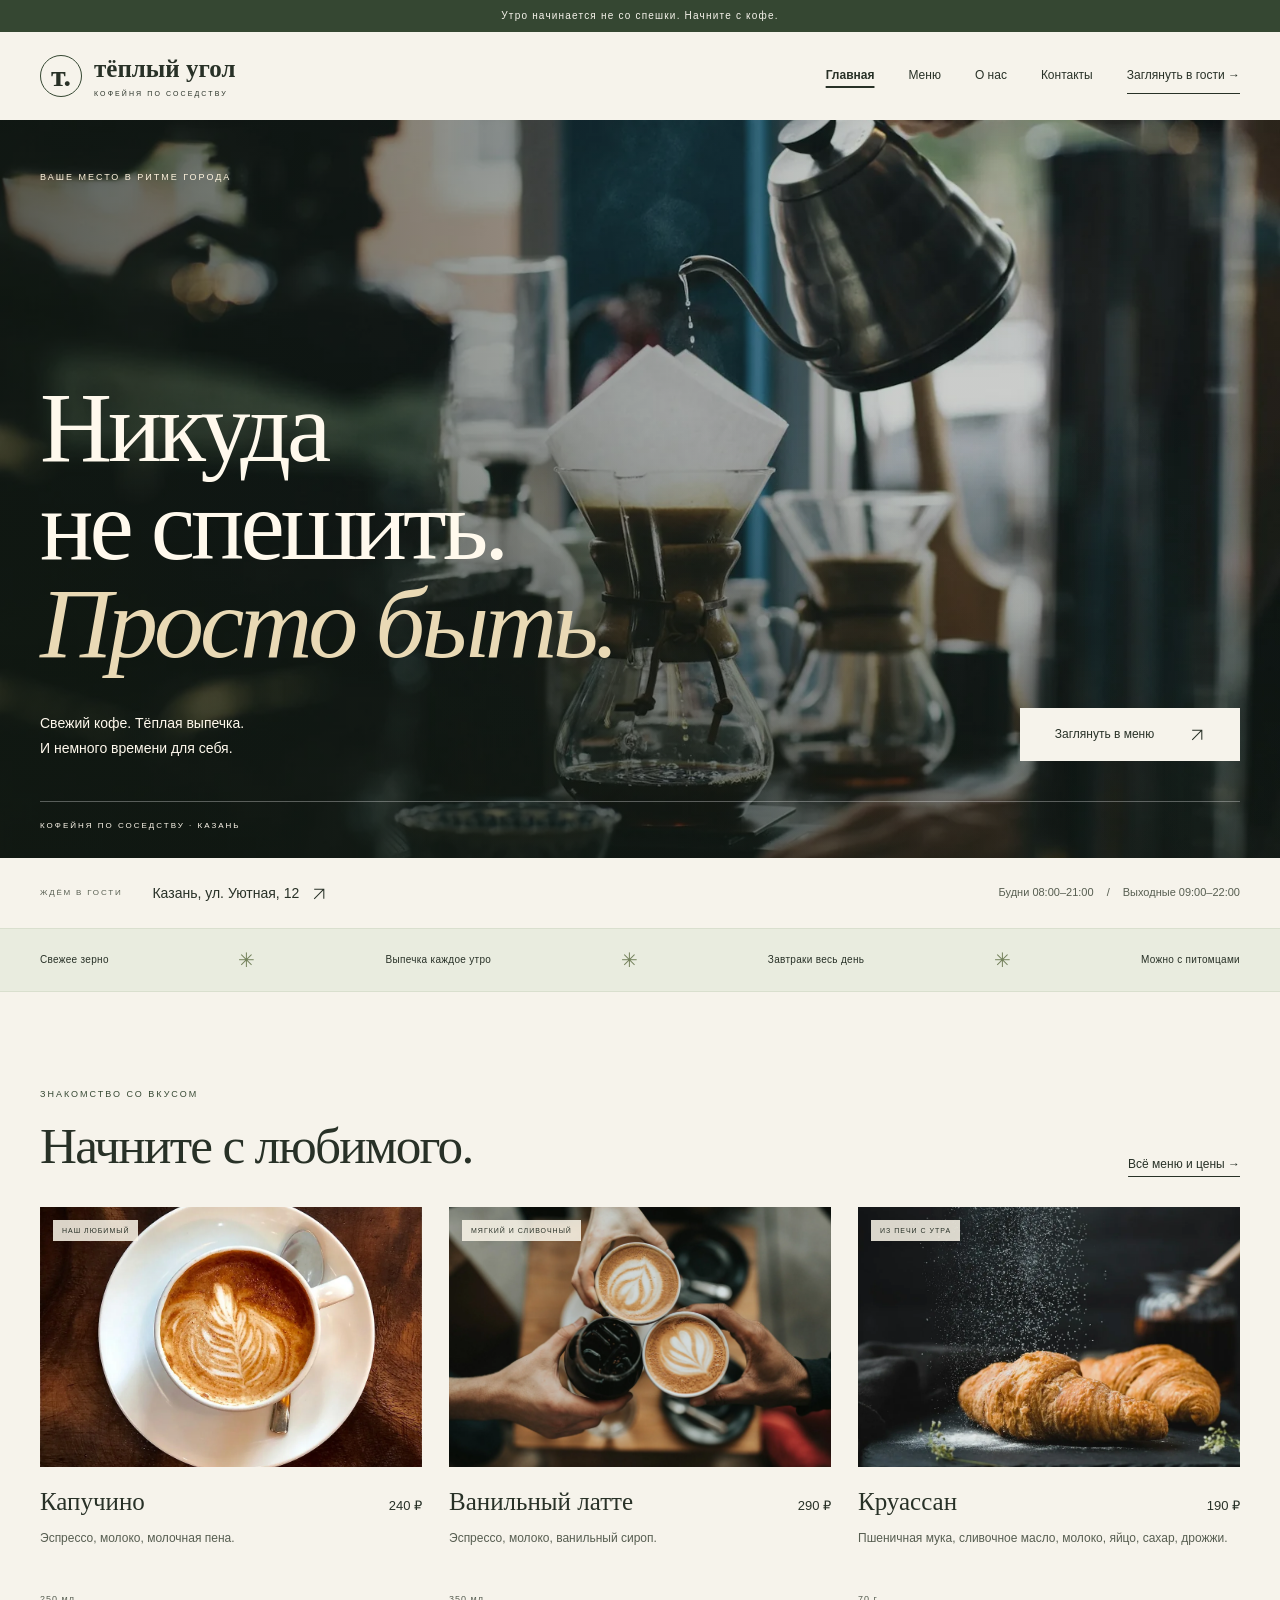
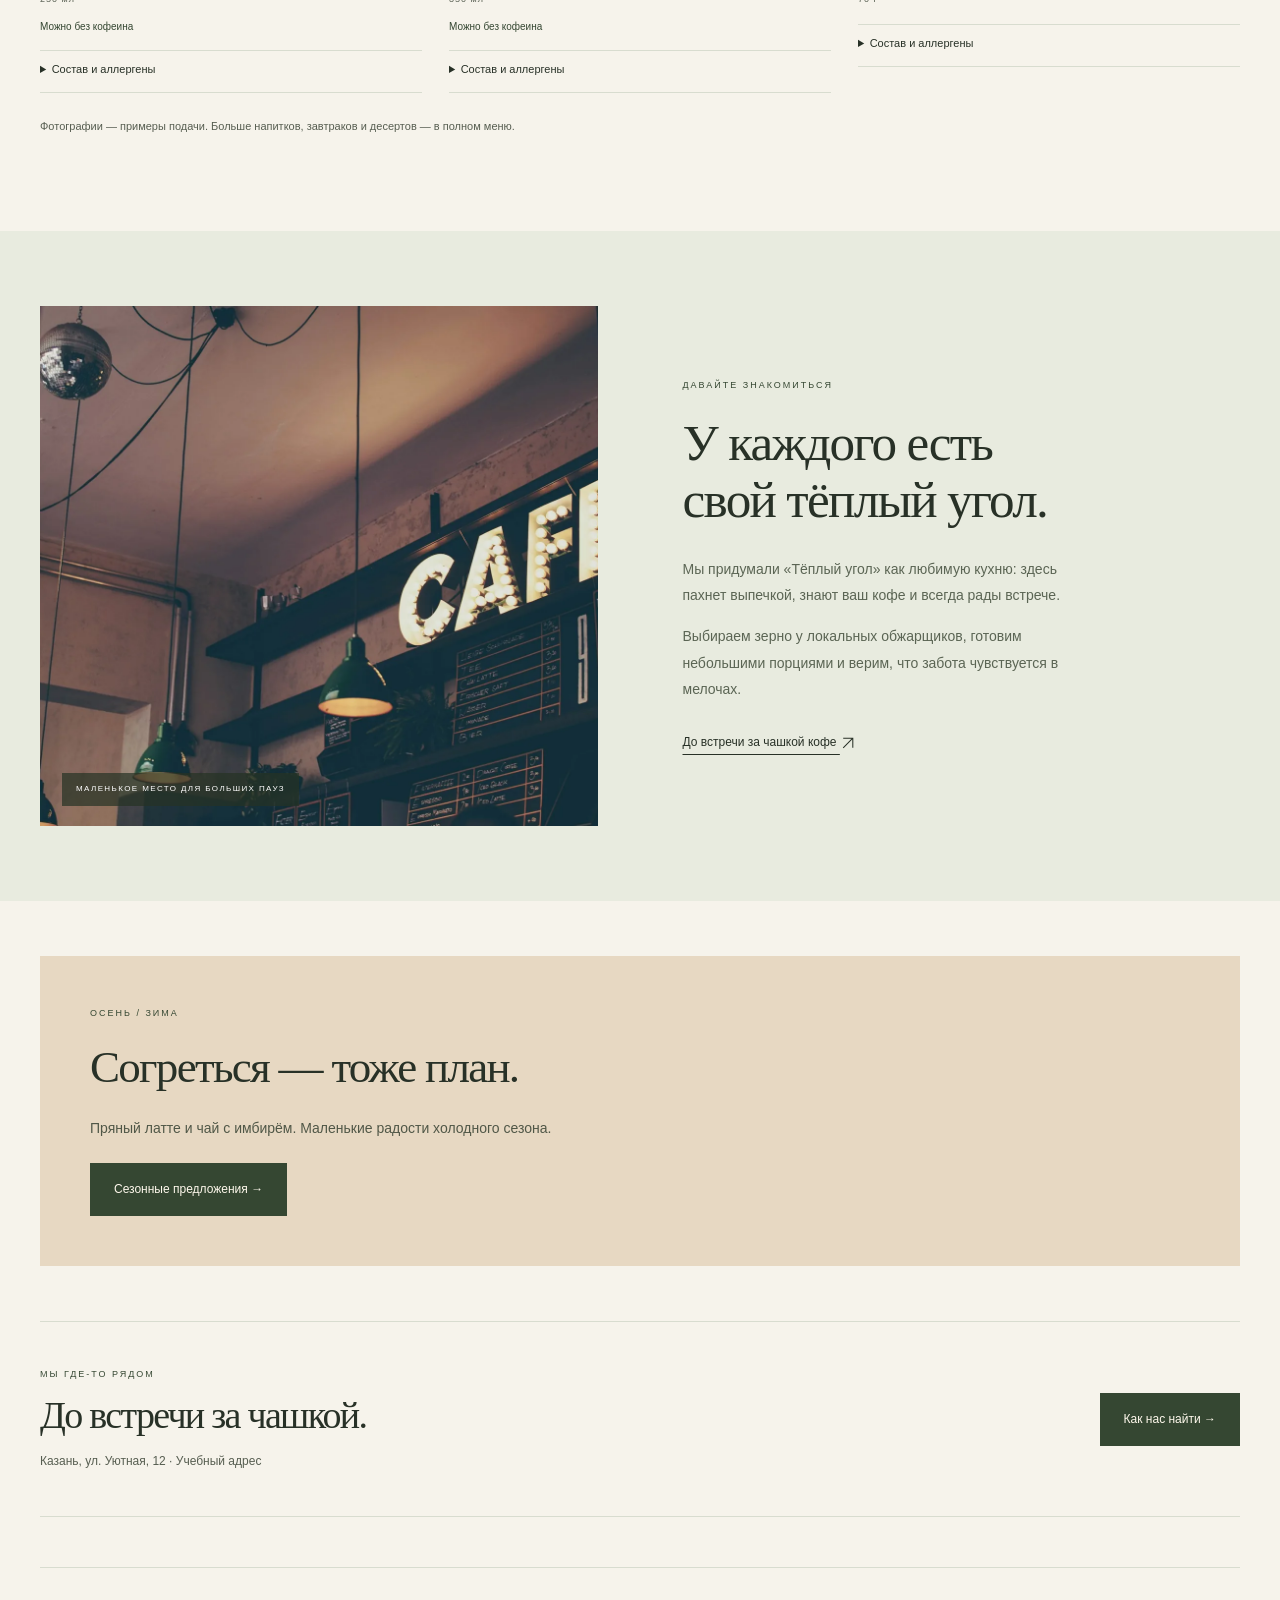
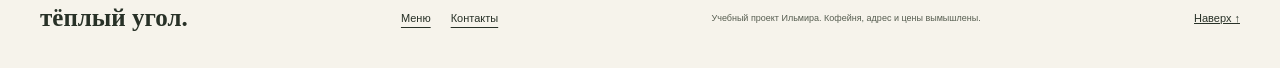
<file: index.html>
<!doctype html>
<html lang="ru">
<head>
  <meta charset="UTF-8">
  <meta name="viewport" content="width=device-width, initial-scale=1">
  <meta name="description" content="Тёплый угол — учебный сайт уютной кофейни в Казани. Кофе, свежая выпечка и завтраки весь день.">
  <meta name="theme-color" content="#f6f1e7">
  <title>Тёплый угол — кофе и маленькие радости</title>
  <link rel="icon" href="assets/favicon.svg" type="image/svg+xml">
  <link rel="canonical" href="https://azatqwerty001-bit.github.io/ilmir/">
  <meta property="og:type" content="website">
  <meta property="og:locale" content="ru_RU">
  <meta property="og:title" content="Тёплый угол — кофе и маленькие радости">
  <meta property="og:description" content="Тёплый угол — учебный сайт уютной кофейни в Казани. Кофе, свежая выпечка и завтраки весь день.">
  <meta property="og:url" content="https://azatqwerty001-bit.github.io/ilmir/">
  <meta property="og:image" content="https://azatqwerty001-bit.github.io/ilmir/assets/coffee-shop.webp">
  <link rel="stylesheet" href="style.css">
  <script src="script.js" defer></script>
  <script src="menu-render.js" defer></script>
</head>
<body id="top">
  <a class="skip-link" href="#home">Перейти к содержимому</a>
  <div class="announcement">Утро начинается не со спешки. Начните с кофе.</div>
  <header class="header container">
    <a class="logo" href="index.html" aria-label="Тёплый угол — на главную"><span class="logo-mark" aria-hidden="true">т.</span><span>тёплый угол<small>КОФЕЙНЯ ПО СОСЕДСТВУ</small></span></a>
    <button class="menu-toggle" type="button" aria-expanded="false" aria-controls="navigation">Меню ☰</button>
    <nav id="navigation" aria-label="Основная навигация"><a href="index.html" aria-current="page">Главная</a><a href="menu.html">Меню</a><a href="index.html#about">О нас</a><a href="contacts.html">Контакты</a><a class="nav-cta" href="contacts.html">Заглянуть в гости <span aria-hidden="true">→</span></a></nav>
  </header>
  <main id="home">
    <section class="hero" aria-labelledby="hero-title">
      <img class="hero-photo" src="assets/coffee-shop.webp" alt="Приготовление фильтр-кофе: бариста льёт воду из чайника" width="1600" height="1067" fetchpriority="high">
      <div class="hero-shade"></div>
      <div class="hero-content container"><p class="eyebrow">ВАШЕ МЕСТО В РИТМЕ ГОРОДА</p><h1 id="hero-title">Никуда<br>не спешить.<br><em>Просто быть.</em></h1><div class="hero-bottom"><p>Свежий кофе. Тёплая выпечка.<br>И немного времени для себя.</p><a class="button" href="menu.html">Заглянуть в меню <span aria-hidden="true"><svg class="link-arrow" viewBox="0 0 20 20" width="16" height="16" fill="none" stroke="currentColor" stroke-width="1.3" aria-hidden="true"><path d="M4 16 16 4M4 4h12v12"/></svg></span></a></div><span class="hero-caption">КОФЕЙНЯ ПО СОСЕДСТВУ · КАЗАНЬ</span></div>
    </section>
    <div class="quick-visit container"><span class="quick-label">ЖДЁМ В ГОСТИ</span><a href="contacts.html">Казань, ул. Уютная, 12 <span aria-hidden="true"><svg class="link-arrow" viewBox="0 0 20 20" width="16" height="16" fill="none" stroke="currentColor" stroke-width="1.3" aria-hidden="true"><path d="M4 16 16 4M4 4h12v12"/></svg></span></a><p>Будни 08:00–21:00 <span> / </span> Выходные 09:00–22:00</p></div>
    <div class="values"><div class="container"><span>Свежее зерно</span><span aria-hidden="true">✳</span><span>Выпечка каждое утро</span><span aria-hidden="true">✳</span><span>Завтраки весь день</span><span aria-hidden="true">✳</span><span>Можно с питомцами</span></div></div>
    <section class="section container" aria-labelledby="favorites-title"><div class="section-heading"><div><p class="eyebrow">ЗНАКОМСТВО СО ВКУСОМ</p><h2 id="favorites-title">Начните с любимого.</h2></div><a class="text-link" href="menu.html">Всё меню и цены →</a></div><div class="menu-grid">
        <article class="menu-card" data-category="coffee"><div class="item-art"><img src="assets/cappuccino.webp" alt="Капучино: фотография для примера подачи" loading="lazy" width="1000" height="915"><small>НАШ ЛЮБИМЫЙ</small></div><div class="item-copy"><div><h3>Капучино</h3><span class="price">240 ₽</span></div><p>Эспрессо, молоко, молочная пена.</p><span class="portion">250 мл</span><span class="diet-tag">Можно без кофеина</span><details class="ingredients"><summary>Состав и аллергены</summary><p><strong>Состав:</strong> Эспрессо, молоко, молочная пена.</p><p><strong>Аллергены:</strong> Молоко.</p></details></div></article>
        <article class="menu-card" data-category="coffee"><div class="item-art"><img src="assets/latte.webp" alt="Ванильный латте: фотография для примера подачи" loading="lazy" width="1600" height="1067"><small>МЯГКИЙ И СЛИВОЧНЫЙ</small></div><div class="item-copy"><div><h3>Ванильный латте</h3><span class="price">290 ₽</span></div><p>Эспрессо, молоко, ванильный сироп.</p><span class="portion">350 мл</span><span class="diet-tag">Можно без кофеина</span><details class="ingredients"><summary>Состав и аллергены</summary><p><strong>Состав:</strong> Эспрессо, молоко, ванильный сироп.</p><p><strong>Аллергены:</strong> Молоко.</p></details></div></article>
        <article class="menu-card" data-category="food"><div class="item-art"><img src="assets/croissant.webp" alt="Круассан: фотография для примера подачи" loading="lazy" width="1000" height="800"><small>ИЗ ПЕЧИ С УТРА</small></div><div class="item-copy"><div><h3>Круассан</h3><span class="price">190 ₽</span></div><p>Пшеничная мука, сливочное масло, молоко, яйцо, сахар, дрожжи.</p><span class="portion">70 г</span><details class="ingredients"><summary>Состав и аллергены</summary><p><strong>Состав:</strong> Пшеничная мука, сливочное масло, молоко, яйцо, сахар, дрожжи.</p><p><strong>Аллергены:</strong> Глютен, молоко, яйцо.</p></details></div></article>
</div><p class="menu-note">Фотографии — примеры подачи. Больше напитков, завтраков и десертов — в полном меню.</p></section>
    <section id="about" class="about section" aria-labelledby="about-title"><div class="container about-grid"><figure class="about-photo"><img src="assets/cafe-interior.webp" alt="Интерьер кофейни с подвесными светильниками и вывеской кафе" width="1600" height="1058" loading="lazy"><figcaption>МАЛЕНЬКОЕ МЕСТО ДЛЯ БОЛЬШИХ ПАУЗ</figcaption></figure><div class="about-copy"><p class="eyebrow">ДАВАЙТЕ ЗНАКОМИТЬСЯ</p><h2 id="about-title">У каждого есть<br>свой тёплый угол.</h2><p>Мы придумали «Тёплый угол» как любимую кухню: здесь пахнет выпечкой, знают ваш кофе и всегда рады встрече.</p><p>Выбираем зерно у локальных обжарщиков, готовим небольшими порциями и верим, что забота чувствуется в мелочах.</p><a class="text-link" href="contacts.html">До встречи за чашкой кофе <span class="arrow" aria-hidden="true"><svg class="link-arrow" viewBox="0 0 20 20" width="16" height="16" fill="none" stroke="currentColor" stroke-width="1.3" aria-hidden="true"><path d="M4 16 16 4M4 4h12v12"/></svg></span></a></div></div></section>
    <section class="container home-season"><p class="eyebrow">СЕЗОН МАЛЕНЬКИХ РАДОСТЕЙ</p><h2>За окном прохладно.<br>В чашке — уют.</h2><p>Пряный латте с корицей и согревающий чай с имбирём уже в нашем учебном меню.</p><a class="button" href="menu.html#seasonal-offers">Сезонные предложения →</a></section>
    <aside class="container page-callout"><div><p class="eyebrow">МЫ ГДЕ-ТО РЯДОМ</p><h2>До встречи за чашкой.</h2><p>Казань, ул. Уютная, 12 · Учебный адрес</p></div><a class="button" href="contacts.html">Как нас найти →</a></aside>
  </main>
  <footer class="container footer"><a class="footer-logo" href="index.html">тёплый угол.</a><div class="footer-nav"><a href="menu.html">Меню</a><a href="contacts.html">Контакты</a></div><p>Учебный проект Ильмира. Кофейня, адрес и цены вымышлены.</p><a href="#top">Наверх ↑</a></footer>
</body>
</html>
</file>
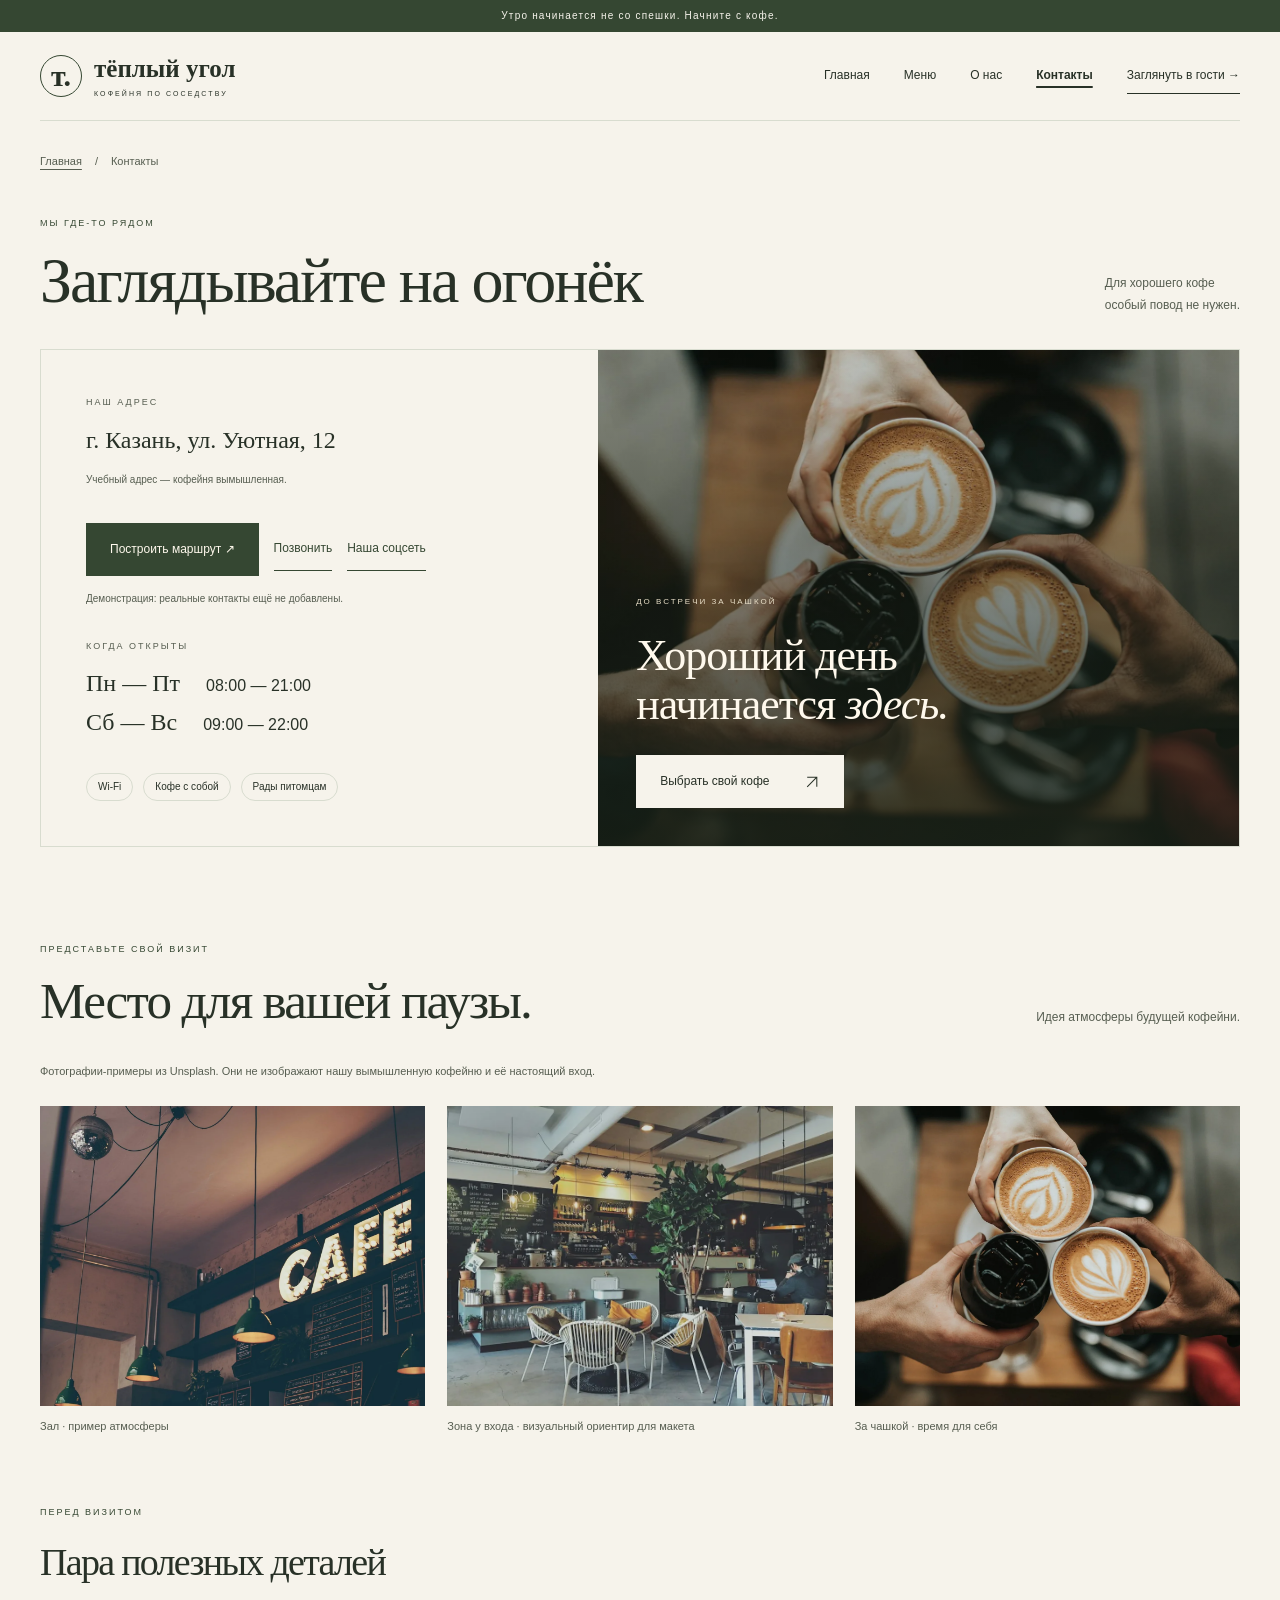
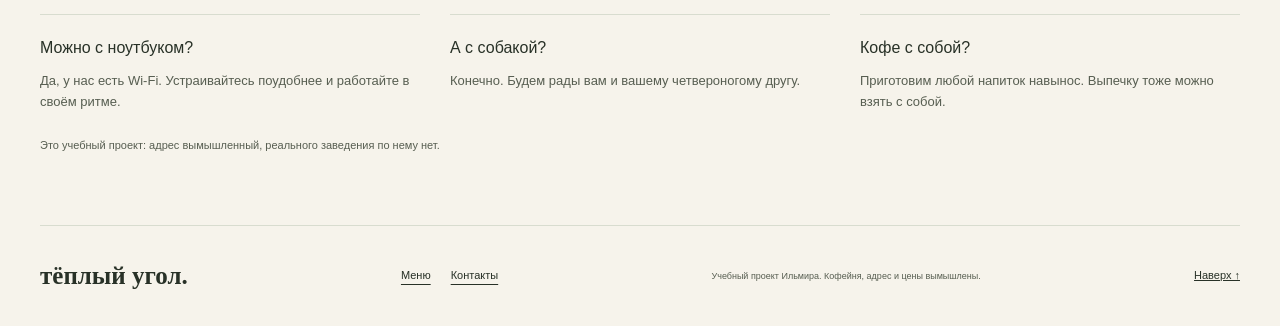
<file: contacts.html>
<!doctype html>
<html lang="ru">
<head>
  <meta charset="UTF-8">
  <meta name="viewport" content="width=device-width, initial-scale=1">
  <meta name="description" content="Контакты учебной кофейни Тёплый угол: вымышленный адрес в Казани, часы работы и информация для гостей.">
  <meta name="theme-color" content="#f6f1e7">
  <title>Адрес и часы работы — Тёплый угол</title>
  <link rel="icon" href="assets/favicon.svg" type="image/svg+xml">
  <link rel="canonical" href="https://azatqwerty001-bit.github.io/ilmir/contacts.html">
  <meta property="og:type" content="website">
  <meta property="og:locale" content="ru_RU">
  <meta property="og:title" content="Адрес и часы работы — Тёплый угол">
  <meta property="og:description" content="Контакты учебной кофейни Тёплый угол: вымышленный адрес в Казани, часы работы и информация для гостей.">
  <meta property="og:url" content="https://azatqwerty001-bit.github.io/ilmir/contacts.html">
  <meta property="og:image" content="https://azatqwerty001-bit.github.io/ilmir/assets/coffee-shop.webp">
  <link rel="stylesheet" href="style.css">
  <script src="script.js" defer></script>
</head>
<body id="top">
  <a class="skip-link" href="#home">Перейти к содержимому</a>
  <div class="announcement">Утро начинается не со спешки. Начните с кофе.</div>
  <header class="header container">
    <a class="logo" href="index.html" aria-label="Тёплый угол — на главную"><span class="logo-mark" aria-hidden="true">т.</span><span>тёплый угол<small>КОФЕЙНЯ ПО СОСЕДСТВУ</small></span></a>
    <button class="menu-toggle" type="button" aria-expanded="false" aria-controls="navigation">Меню ☰</button>
    <nav id="navigation" aria-label="Основная навигация"><a href="index.html">Главная</a><a href="menu.html">Меню</a><a href="index.html#about">О нас</a><a href="contacts.html" aria-current="page">Контакты</a><a class="nav-cta" href="contacts.html">Заглянуть в гости <span aria-hidden="true">→</span></a></nav>
  </header>
  <main id="home">
<div class="container breadcrumb"><a href="index.html">Главная</a><span aria-hidden="true">/</span><span>Контакты</span></div>
    <section id="visit" class="section container page-section" aria-labelledby="visit-title"><div class="section-heading"><div><p class="eyebrow">МЫ ГДЕ-ТО РЯДОМ</p><h1 id="visit-title">Заглядывайте на огонёк</h1></div><p>Для хорошего кофе<br>особый повод не нужен.</p></div><div class="visit-grid"><div class="visit-info"><div><h3>Наш адрес</h3><p>г. Казань, ул. Уютная, 12</p><small>Учебный адрес — кофейня вымышленная.</small></div><div class="contact-actions"><button class="button" type="button" data-contact-demo="route">Построить маршрут ↗</button><button class="contact-link" type="button" data-contact-demo="phone">Позвонить</button><button class="contact-link" type="button" data-contact-demo="social">Наша соцсеть</button><small>Демонстрация: реальные контакты ещё не добавлены.</small></div><div><h3>Когда открыты</h3><p>Пн — Пт <strong>08:00 — 21:00</strong><br>Сб — Вс <strong>09:00 — 22:00</strong></p></div><div class="amenities"><span>Wi-Fi</span><span>Кофе с собой</span><span>Рады питомцам</span></div></div><div class="visit-message"><img src="assets/coffee-detail.webp" alt="Чашки свежеприготовленного кофе" width="1600" height="1067" loading="lazy"><div><p class="eyebrow">ДО ВСТРЕЧИ ЗА ЧАШКОЙ</p><h3>Хороший день<br>начинается <em>здесь.</em></h3><a href="menu.html" class="button">Выбрать свой кофе <svg class="link-arrow" viewBox="0 0 20 20" width="16" height="16" fill="none" stroke="currentColor" stroke-width="1.3" aria-hidden="true"><path d="M4 16 16 4M4 4h12v12"/></svg></a></div></div></div></section>
    <section class="container gallery-section"><div class="section-heading"><div><p class="eyebrow">ПРЕДСТАВЬТЕ СВОЙ ВИЗИТ</p><h2>Место для вашей паузы.</h2></div><p>Идея атмосферы будущей кофейни.</p></div><p class="demo-note">Фотографии-примеры из Unsplash. Они не изображают нашу вымышленную кофейню и её настоящий вход.</p><div class="cafe-gallery"><figure><img src="assets/cafe-interior.webp" alt="Пример оформления зала кофейни" loading="lazy" width="1600" height="1058"><figcaption>Зал · пример атмосферы</figcaption></figure><figure><img src="assets/cafe-entrance.webp" alt="Пример зоны кафе с окнами и местами для гостей" loading="lazy" width="1000" height="686"><figcaption>Зона у входа · визуальный ориентир для макета</figcaption></figure><figure><img src="assets/coffee-detail.webp" alt="Кофе для встречи с друзьями" loading="lazy" width="1600" height="1067"><figcaption>За чашкой · время для себя</figcaption></figure></div></section>
    <section class="container visit-faq"><p class="eyebrow">ПЕРЕД ВИЗИТОМ</p><h2>Пара полезных деталей</h2><div class="faq-grid"><article><h3>Можно с ноутбуком?</h3><p>Да, у нас есть Wi-Fi. Устраивайтесь поудобнее и работайте в своём ритме.</p></article><article><h3>А с собакой?</h3><p>Конечно. Будем рады вам и вашему четвероногому другу.</p></article><article><h3>Кофе с собой?</h3><p>Приготовим любой напиток навынос. Выпечку тоже можно взять с собой.</p></article></div><p class="menu-note">Это учебный проект: адрес вымышленный, реального заведения по нему нет.</p></section>
    <dialog id="contact-dialog" aria-labelledby="contact-dialog-title"><form method="dialog"><button class="dialog-close" aria-label="Закрыть окно">×</button></form><p class="eyebrow">УЧЕБНЫЙ САЙТ</p><h2 id="contact-dialog-title">Контакты появятся здесь</h2><p id="contact-dialog-text"></p><p>Кофейня вымышленная. Мы не подставляем чужие номера и адреса.</p></dialog>
    <noscript><p class="container demo-note">Маршрут, телефон и соцсеть ещё не настроены: нужны реальные контакты кофейни.</p></noscript>
  </main>
  <footer class="container footer"><a class="footer-logo" href="index.html">тёплый угол.</a><div class="footer-nav"><a href="menu.html">Меню</a><a href="contacts.html">Контакты</a></div><p>Учебный проект Ильмира. Кофейня, адрес и цены вымышлены.</p><a href="#top">Наверх ↑</a></footer>
</body>
</html>
</file>
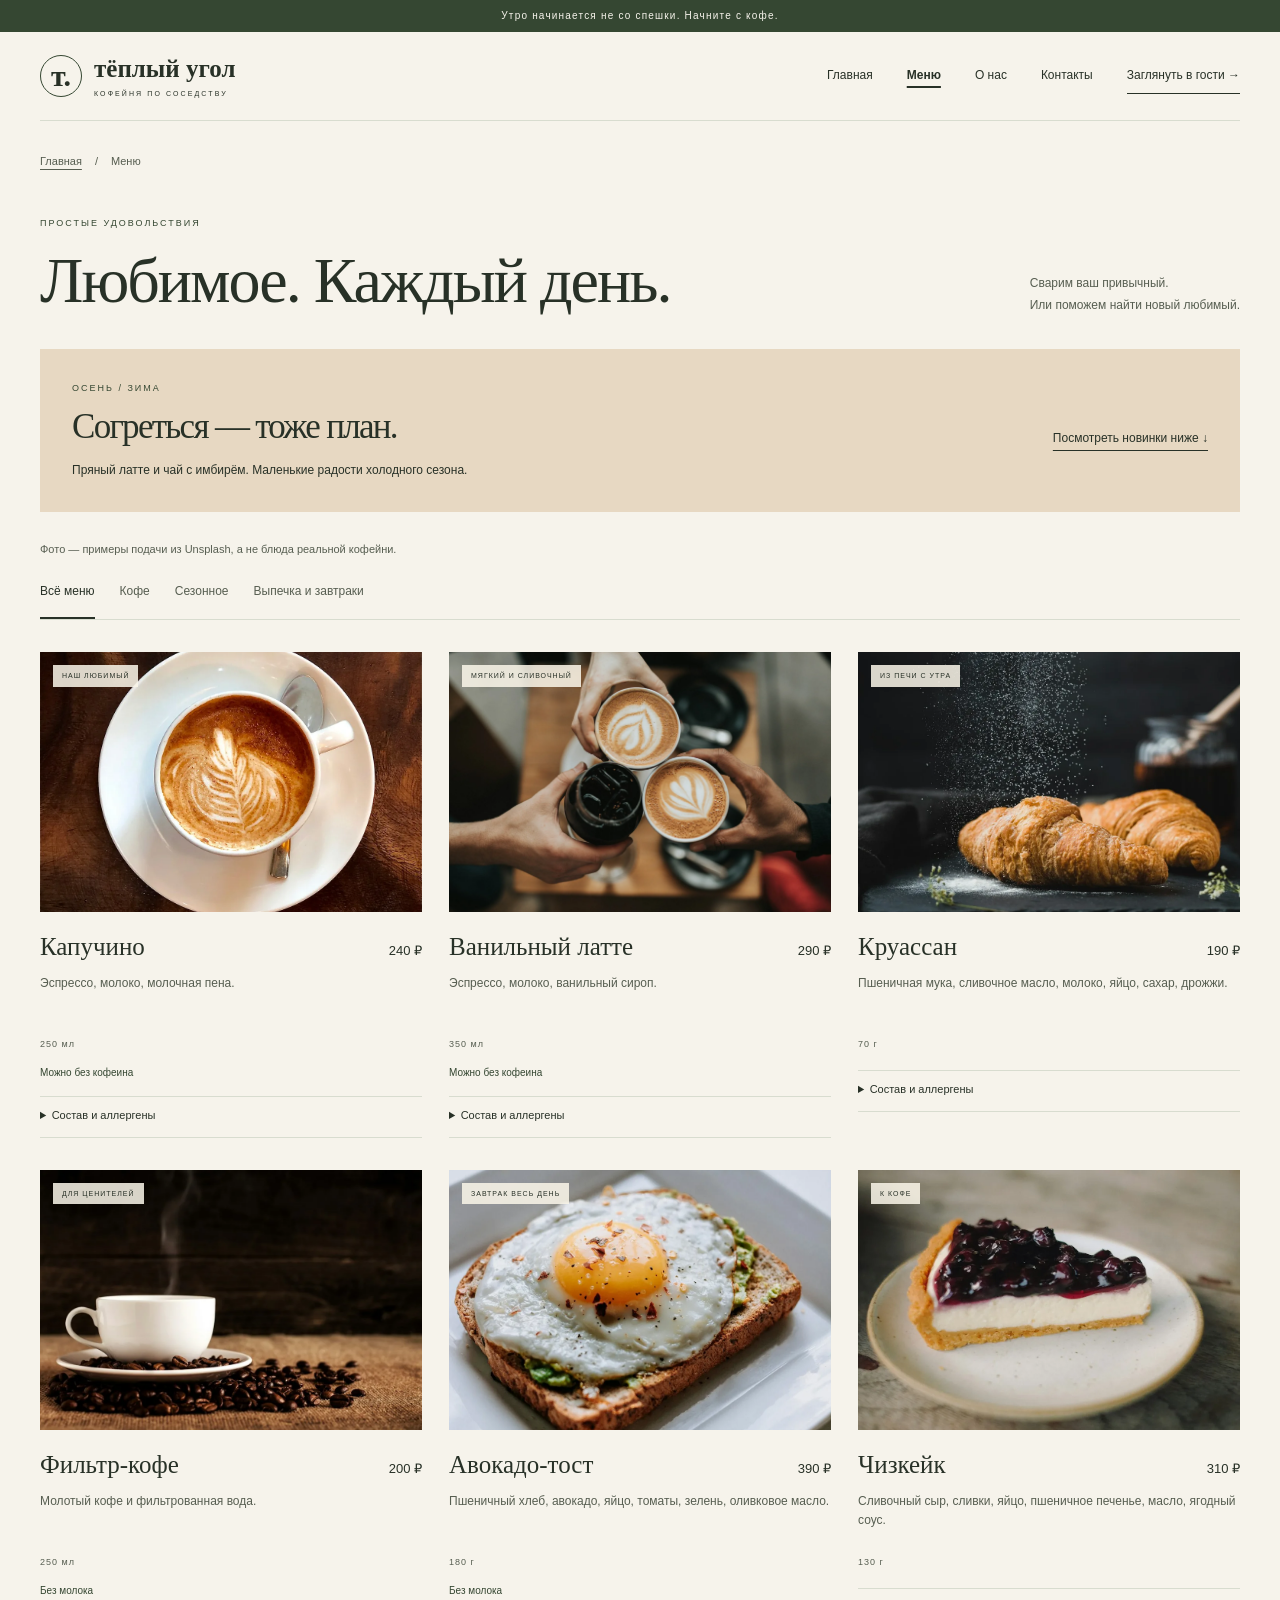
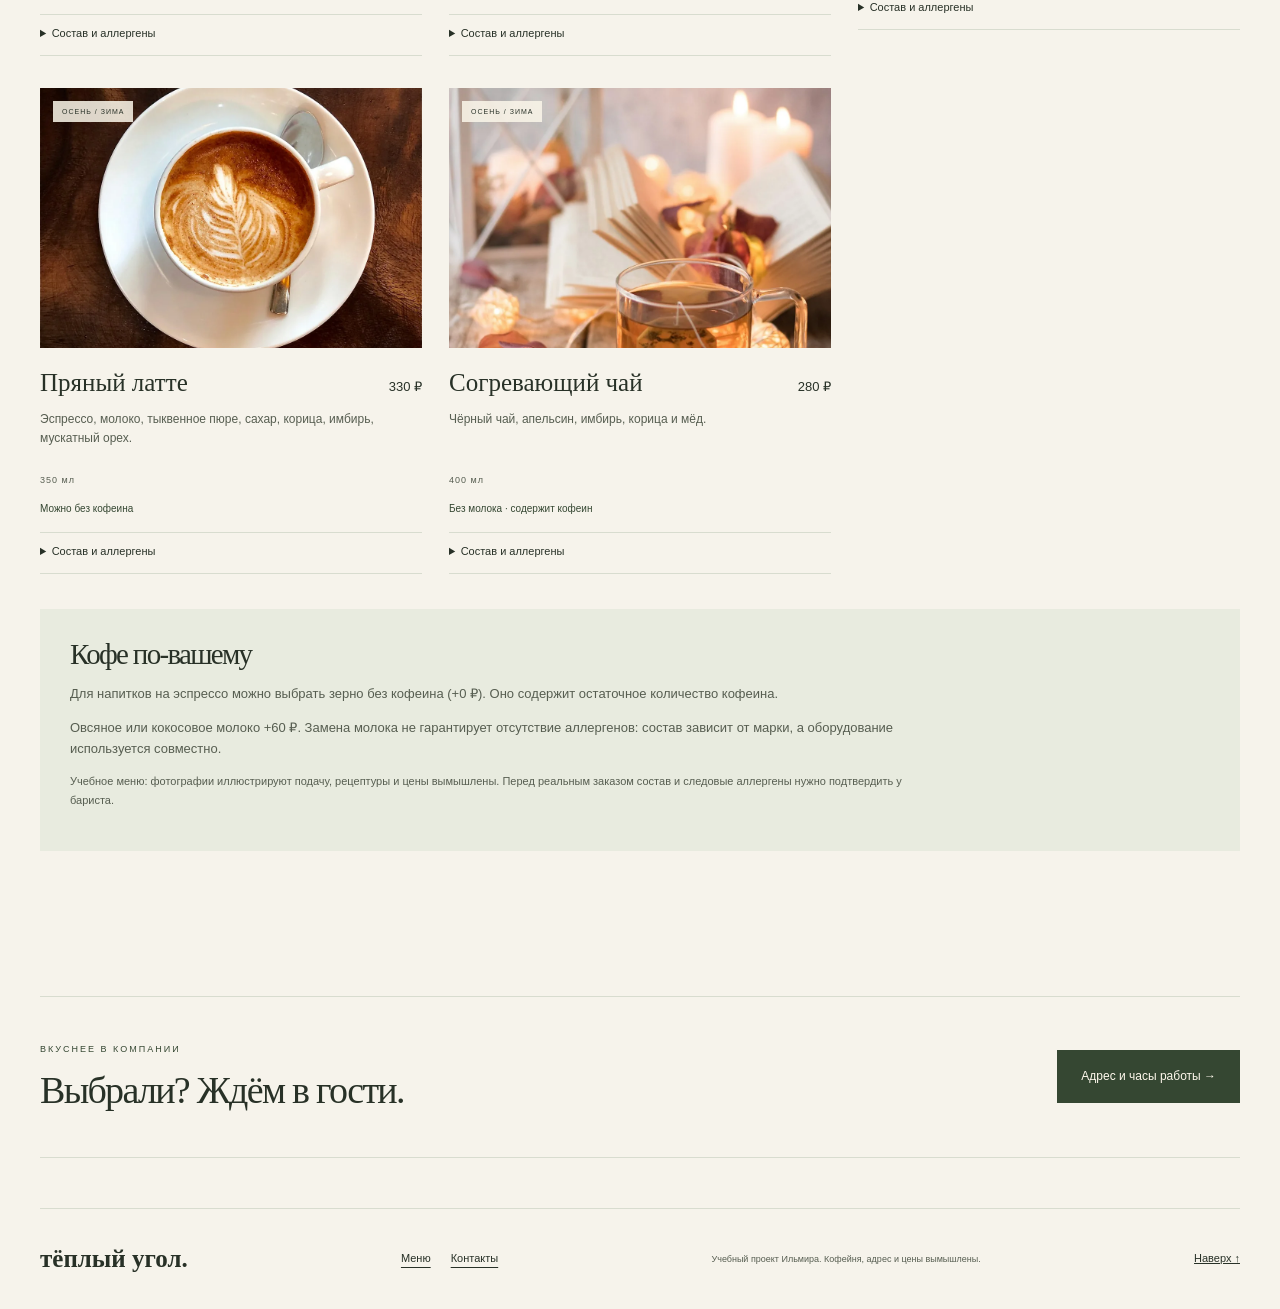
<file: menu.html>
<!doctype html>
<html lang="ru">
<head>
  <meta charset="UTF-8">
  <meta name="viewport" content="width=device-width, initial-scale=1">
  <meta name="description" content="Меню учебной кофейни Тёплый угол: кофе, выпечка и завтраки. Цены, состав и объёмы порций.">
  <meta name="theme-color" content="#f6f1e7">
  <title>Меню и цены — Тёплый угол</title>
  <link rel="icon" href="assets/favicon.svg" type="image/svg+xml">
  <link rel="canonical" href="https://azatqwerty001-bit.github.io/ilmir/menu.html">
  <meta property="og:type" content="website">
  <meta property="og:locale" content="ru_RU">
  <meta property="og:title" content="Меню и цены — Тёплый угол">
  <meta property="og:description" content="Меню учебной кофейни Тёплый угол: кофе, выпечка и завтраки. Цены, состав и объёмы порций.">
  <meta property="og:url" content="https://azatqwerty001-bit.github.io/ilmir/menu.html">
  <meta property="og:image" content="https://azatqwerty001-bit.github.io/ilmir/assets/coffee-shop.webp">
  <link rel="stylesheet" href="style.css">
  <script src="script.js" defer></script>
  <script src="menu-render.js" defer></script>
</head>
<body id="top">
  <a class="skip-link" href="#home">Перейти к содержимому</a>
  <div class="announcement">Утро начинается не со спешки. Начните с кофе.</div>
  <header class="header container">
    <a class="logo" href="index.html" aria-label="Тёплый угол — на главную"><span class="logo-mark" aria-hidden="true">т.</span><span>тёплый угол<small>КОФЕЙНЯ ПО СОСЕДСТВУ</small></span></a>
    <button class="menu-toggle" type="button" aria-expanded="false" aria-controls="navigation">Меню ☰</button>
    <nav id="navigation" aria-label="Основная навигация"><a href="index.html">Главная</a><a href="menu.html" aria-current="page">Меню</a><a href="index.html#about">О нас</a><a href="contacts.html">Контакты</a><a class="nav-cta" href="contacts.html">Заглянуть в гости <span aria-hidden="true">→</span></a></nav>
  </header>
  <main id="home">
<div class="container breadcrumb"><a href="index.html">Главная</a><span aria-hidden="true">/</span><span>Меню</span></div>
    <section id="menu" class="section container page-section" aria-labelledby="menu-title">
      <div class="section-heading"><div><p class="eyebrow">ПРОСТЫЕ УДОВОЛЬСТВИЯ</p><h1 id="menu-title">Любимое. Каждый день.</h1></div><p>Сварим ваш привычный. <br>Или поможем найти новый любимый.</p></div>
      <aside class="season-banner" id="seasonal-offers"><div><p class="eyebrow">ОСЕНЬ / ЗИМА</p><h2>Согреться — тоже план.</h2><p>Пряный латте и чай с имбирём. Маленькие радости холодного сезона.</p></div><a class="text-link" href="#seasonal-latte">Посмотреть новинки ниже ↓</a></aside>
      <p class="demo-note">Фото — примеры подачи из Unsplash, а не блюда реальной кофейни.</p>
      <div class="filters" role="group" aria-label="Категории меню"><button type="button" data-filter="all" aria-pressed="true">Всё меню</button><button type="button" data-filter="coffee" aria-pressed="false">Кофе</button><button type="button" data-filter="seasonal" aria-pressed="false">Сезонное</button><button type="button" data-filter="food" aria-pressed="false">Выпечка и завтраки</button></div>
      <p id="menu-status" class="sr-only" aria-live="polite">Показано позиций: 8</p>
      <div class="menu-grid"><article class="menu-card" data-category="coffee"><div class="item-art"><img src="assets/cappuccino.webp" alt="Капучино: фотография для примера подачи" loading="lazy" width="1000" height="915"><small>НАШ ЛЮБИМЫЙ</small></div><div class="item-copy"><div><h3>Капучино</h3><span class="price">240 ₽</span></div><p>Эспрессо, молоко, молочная пена.</p><span class="portion">250 мл</span><span class="diet-tag">Можно без кофеина</span><details class="ingredients"><summary>Состав и аллергены</summary><p><strong>Состав:</strong> Эспрессо, молоко, молочная пена.</p><p><strong>Аллергены:</strong> Молоко.</p></details></div></article><article class="menu-card" data-category="coffee"><div class="item-art"><img src="assets/latte.webp" alt="Ванильный латте: фотография для примера подачи" loading="lazy" width="1600" height="1067"><small>МЯГКИЙ И СЛИВОЧНЫЙ</small></div><div class="item-copy"><div><h3>Ванильный латте</h3><span class="price">290 ₽</span></div><p>Эспрессо, молоко, ванильный сироп.</p><span class="portion">350 мл</span><span class="diet-tag">Можно без кофеина</span><details class="ingredients"><summary>Состав и аллергены</summary><p><strong>Состав:</strong> Эспрессо, молоко, ванильный сироп.</p><p><strong>Аллергены:</strong> Молоко.</p></details></div></article><article class="menu-card" data-category="food"><div class="item-art"><img src="assets/croissant.webp" alt="Круассан: фотография для примера подачи" loading="lazy" width="1000" height="800"><small>ИЗ ПЕЧИ С УТРА</small></div><div class="item-copy"><div><h3>Круассан</h3><span class="price">190 ₽</span></div><p>Пшеничная мука, сливочное масло, молоко, яйцо, сахар, дрожжи.</p><span class="portion">70 г</span><details class="ingredients"><summary>Состав и аллергены</summary><p><strong>Состав:</strong> Пшеничная мука, сливочное масло, молоко, яйцо, сахар, дрожжи.</p><p><strong>Аллергены:</strong> Глютен, молоко, яйцо.</p></details></div></article><article class="menu-card" data-category="coffee"><div class="item-art"><img src="assets/filter-coffee.webp" alt="Фильтр-кофе: фотография для примера подачи" loading="lazy" width="1000" height="656"><small>ДЛЯ ЦЕНИТЕЛЕЙ</small></div><div class="item-copy"><div><h3>Фильтр-кофе</h3><span class="price">200 ₽</span></div><p>Молотый кофе и фильтрованная вода.</p><span class="portion">250 мл</span><span class="diet-tag">Без молока</span><details class="ingredients"><summary>Состав и аллергены</summary><p><strong>Состав:</strong> Молотый кофе и фильтрованная вода.</p><p><strong>Аллергены:</strong> Нет в рецептуре.</p></details></div></article><article class="menu-card" data-category="food"><div class="item-art"><img src="assets/toast.webp" alt="Авокадо-тост: фотография для примера подачи" loading="lazy" width="1000" height="1000"><small>ЗАВТРАК ВЕСЬ ДЕНЬ</small></div><div class="item-copy"><div><h3>Авокадо-тост</h3><span class="price">390 ₽</span></div><p>Пшеничный хлеб, авокадо, яйцо, томаты, зелень, оливковое масло.</p><span class="portion">180 г</span><span class="diet-tag">Без молока</span><details class="ingredients"><summary>Состав и аллергены</summary><p><strong>Состав:</strong> Пшеничный хлеб, авокадо, яйцо, томаты, зелень, оливковое масло.</p><p><strong>Аллергены:</strong> Глютен, яйцо.</p></details></div></article><article class="menu-card" data-category="food"><div class="item-art"><img src="assets/cake.webp" alt="Чизкейк: фотография для примера подачи" loading="lazy" width="1000" height="667"><small>К КОФЕ</small></div><div class="item-copy"><div><h3>Чизкейк</h3><span class="price">310 ₽</span></div><p>Сливочный сыр, сливки, яйцо, пшеничное печенье, масло, ягодный соус.</p><span class="portion">130 г</span><details class="ingredients"><summary>Состав и аллергены</summary><p><strong>Состав:</strong> Сливочный сыр, сливки, яйцо, пшеничное печенье, масло, ягодный соус.</p><p><strong>Аллергены:</strong> Глютен, молоко, яйцо.</p></details></div></article><article class="menu-card" id="seasonal-latte" data-category="seasonal"><div class="item-art"><img src="assets/seasonal-latte.webp" alt="Пряный латте: фотография для примера подачи" loading="lazy" width="1000" height="915"><small>ОСЕНЬ / ЗИМА</small></div><div class="item-copy"><div><h3>Пряный латте</h3><span class="price">330 ₽</span></div><p>Эспрессо, молоко, тыквенное пюре, сахар, корица, имбирь, мускатный орех.</p><span class="portion">350 мл</span><span class="diet-tag">Можно без кофеина</span><details class="ingredients"><summary>Состав и аллергены</summary><p><strong>Состав:</strong> Эспрессо, молоко, тыквенное пюре, сахар, корица, имбирь, мускатный орех.</p><p><strong>Аллергены:</strong> Молоко.</p></details></div></article><article class="menu-card" data-category="seasonal"><div class="item-art"><img src="assets/seasonal-tea.webp" alt="Согревающий чай: фотография для примера подачи" loading="lazy" width="1000" height="1500"><small>ОСЕНЬ / ЗИМА</small></div><div class="item-copy"><div><h3>Согревающий чай</h3><span class="price">280 ₽</span></div><p>Чёрный чай, апельсин, имбирь, корица и мёд.</p><span class="portion">400 мл</span><span class="diet-tag">Без молока · содержит кофеин</span><details class="ingredients"><summary>Состав и аллергены</summary><p><strong>Состав:</strong> Чёрный чай, апельсин, имбирь, корица и мёд.</p><p><strong>Аллергены:</strong> Нет в рецептуре.</p></details></div></article></div><div class="menu-notes"><h2>Кофе по-вашему</h2><p>Для напитков на эспрессо можно выбрать зерно без кофеина (+0 ₽). Оно содержит остаточное количество кофеина.</p><p>Овсяное или кокосовое молоко +60 ₽. Замена молока не гарантирует отсутствие аллергенов: состав зависит от марки, а оборудование используется совместно.</p><p class="demo-note">Учебное меню: фотографии иллюстрируют подачу, рецептуры и цены вымышлены. Перед реальным заказом состав и следовые аллергены нужно подтвердить у бариста.</p></div>
    </section>
    <aside class="container page-callout"><div><p class="eyebrow">ВКУСНЕЕ В КОМПАНИИ</p><h2>Выбрали? Ждём в гости.</h2></div><a class="button" href="contacts.html">Адрес и часы работы →</a></aside>
  </main>
  <footer class="container footer"><a class="footer-logo" href="index.html">тёплый угол.</a><div class="footer-nav"><a href="menu.html">Меню</a><a href="contacts.html">Контакты</a></div><p>Учебный проект Ильмира. Кофейня, адрес и цены вымышлены.</p><a href="#top">Наверх ↑</a></footer>
</body>
</html>
</file>
<file: style.css>
:root{--paper:#f6f3eb;--ink:#283127;--muted:#686d61;--green:#354732;--line:#d8dccf;--rust:#a34b30;--serif:Georgia,'Times New Roman',serif}*{box-sizing:border-box}html{scroll-behavior:smooth;scroll-padding-top:25px}body{margin:0;background:var(--paper);color:var(--ink);font-family:Arial,Helvetica,sans-serif;line-height:1.6}a{color:inherit}button{font:inherit;cursor:pointer}:focus-visible{outline:3px solid #bd673f;outline-offset:5px}.container{width:min(1240px,calc(100% - 80px));margin-inline:auto}.announcement{text-align:center;background:var(--green);color:#f6f3eb;font-size:10px;letter-spacing:1.2px;padding:8px 15px}.header{display:flex;justify-content:space-between;align-items:center;gap:24px;padding-block:23px}.logo{display:flex;align-items:center;gap:12px;font-family:var(--serif);font-size:25px;font-weight:bold;text-decoration:none;line-height:1}.logo-mark{display:grid;place-items:center;width:42px;height:42px;border:1px solid var(--green);border-radius:50%;font-size:30px}.logo small{display:block;font-family:Arial,sans-serif;font-size:7px;letter-spacing:2.1px;font-weight:normal;margin-top:9px}nav{display:flex;align-items:center;gap:34px}nav a{font-size:12px;text-decoration:none}nav a:hover{text-decoration:underline;text-underline-offset:5px}.nav-cta{border-bottom:1px solid var(--ink);padding-block:8px}.menu-toggle{display:none}.arrow{display:inline-block;font-family:Arial,sans-serif}.hero{position:relative;min-height:700px;height:min(820px,82vh);background:#504231;overflow:hidden;color:#fff9ed;isolation:isolate}.hero-photo{position:absolute;inset:0;width:100%;height:100%;object-fit:cover;object-position:50% 55%;z-index:-3}.hero-shade{position:absolute;inset:0;z-index:-2;background:linear-gradient(90deg,rgba(17,25,17,.68),rgba(17,25,17,.2) 70%),linear-gradient(0deg,rgba(17,25,17,.48),transparent 60%)}.hero-content{height:100%;padding-block:50px 25px;display:flex;flex-direction:column;align-items:flex-start}.eyebrow{font-size:9px;letter-spacing:2px;font-weight:normal;margin:0 0 23px;color:var(--green)}.hero .eyebrow{color:#fff4df;margin-bottom:auto}.hero h1{font-family:var(--serif);font-size:clamp(65px,7.8vw,112px);font-weight:normal;line-height:.98;letter-spacing:-4px;margin:25px 0 35px}.hero h1 em{font-weight:normal;color:#e9d9b5}.hero-bottom{display:flex;align-items:flex-end;justify-content:space-between;width:100%;gap:35px}.hero-bottom p{font-size:14px;line-height:1.8;margin:0}.button{display:inline-flex;align-items:center;justify-content:center;gap:35px;text-decoration:none;font-size:12px;color:#fff9ed;background:var(--green);padding:17px 24px;min-height:48px;transition:background .2s}.button:hover{background:#526647}.hero .button{background:var(--paper);color:var(--ink);min-width:220px}.hero .button:hover{background:#e5dac2}.hero-caption{font-size:8px;letter-spacing:2px;border-top:1px solid #ffffff4d;width:100%;margin-top:40px;padding-top:18px}.quick-visit{display:flex;align-items:center;gap:30px;padding-block:24px}.quick-label{font-size:8px;letter-spacing:1.8px;color:var(--muted)}.quick-visit a{text-decoration:none;font-size:14px}.quick-visit a span{margin-left:20px}.quick-visit p{font-size:11px;color:var(--muted);margin:0 0 0 auto}.quick-visit p span{margin-inline:10px}.values{background:#e9ecdf;border-block:1px solid #d9dfce}.values>.container{display:flex;justify-content:space-between;align-items:center;gap:15px;padding-block:15px;font-size:10px;letter-spacing:.3px}.values span:nth-child(even){color:#73815b;font-size:20px}.section{padding-block:95px}.section-heading{display:flex;justify-content:space-between;align-items:flex-end;gap:30px;margin-bottom:33px}.section-heading .eyebrow{margin-bottom:16px}h2{font-family:var(--serif);font-size:clamp(35px,4vw,55px);font-weight:normal;line-height:1.1;letter-spacing:-1.7px;margin:0}.section-heading>p{font-size:12px;color:var(--muted);margin:0;line-height:1.8}.filters{display:flex;gap:25px;flex-wrap:wrap;border-bottom:1px solid var(--line);margin-bottom:32px}.filters button{font-size:12px;padding:12px 0 16px;background:none;border:0;border-bottom:2px solid transparent;color:var(--muted)}.filters button[aria-pressed=true]{color:var(--ink);border-bottom-color:var(--ink)}.menu-grid{display:grid;grid-template-columns:repeat(3,1fr);gap:32px 27px}.menu-card{min-width:0}.menu-card[hidden]{display:none}.item-art{position:relative;aspect-ratio:500/340;overflow:hidden;background:#d1c0a2}.item-art img{display:block;width:100%;height:100%;object-fit:cover;transition:transform .35s}.menu-card:hover .item-art img{transform:scale(1.035)}.item-art small{position:absolute;top:13px;left:13px;font-size:7px;letter-spacing:1px;background:#fbf6e9db;padding:5px 9px}.item-copy{padding:20px 0 13px;border-bottom:1px solid var(--line)}.item-copy>div{display:flex;justify-content:space-between;align-items:baseline;gap:10px}.item-copy h3{font-family:var(--serif);font-size:25px;font-weight:normal;margin:0 0 12px;line-height:1.2}.price{font-size:13px;white-space:nowrap}.item-copy p{font-size:12px;color:var(--muted);min-height:39px;margin:0 0 16px}.portion{font-size:9px;letter-spacing:1px;color:var(--muted)}.menu-note{font-size:11px;color:var(--muted);margin:25px 0 0}.about{background:#e8ebdf;padding-block:75px}.about-grid{display:grid;grid-template-columns:1fr 1fr;gap:85px;align-items:center}.about-photo{margin:0;position:relative}.about-photo img{display:block;width:100%;height:520px;object-fit:cover}.about-photo figcaption{position:absolute;left:22px;bottom:20px;font-size:8px;letter-spacing:1.4px;color:white;background:#263224b3;padding:10px 14px}.about-copy h2{margin-bottom:28px}.about-copy>p:not(.eyebrow){font-size:14px;color:#5b6554;line-height:1.9;max-width:420px}.text-link{display:inline-block;font-size:12px;text-underline-offset:8px;margin-top:16px}.visit-grid{display:grid;grid-template-columns:1fr 1.15fr;min-height:400px;border:1px solid var(--line)}.visit-info{padding:45px}.visit-info>div+div{margin-top:32px}.visit-info h3{font-size:9px;font-weight:normal;color:var(--muted);letter-spacing:2px;text-transform:uppercase;margin:0 0 11px}.visit-info p{font-family:var(--serif);font-size:24px;margin:0 0 6px}.visit-info small{font-size:10px;color:var(--muted)}.visit-info strong{font-family:Arial,sans-serif;font-size:16px;font-weight:normal;margin-left:20px}.amenities{display:flex;gap:10px;flex-wrap:wrap}.amenities span{font-size:10px;border:1px solid var(--line);padding:5px 11px;border-radius:20px}.visit-message{position:relative;isolation:isolate;display:flex;align-items:flex-end;padding:38px;color:#fff9ed;background:#54412b;overflow:hidden}.visit-message>img{position:absolute;inset:0;width:100%;height:100%;object-fit:cover;z-index:-2}.visit-message:after{content:'';position:absolute;inset:0;background:linear-gradient(0deg,#172017d9,#17201710);z-index:-1}.visit-message .eyebrow{color:#e9dfc8;font-size:8px}.visit-message h3{font-family:var(--serif);font-size:44px;font-weight:normal;line-height:1.1;margin:0 0 26px;letter-spacing:-1px}.visit-message .button{background:var(--paper);color:var(--ink)}.footer{border-top:1px solid var(--line);display:flex;align-items:center;justify-content:space-between;gap:25px;padding-block:30px}.footer-logo{font-family:var(--serif);font-size:25px;text-decoration:none;font-weight:bold;white-space:nowrap}.footer p{font-size:9px;color:var(--muted);margin:0}.footer>a:last-child{font-size:11px;white-space:nowrap}.sr-only{position:absolute;width:1px;height:1px;padding:0;margin:-1px;overflow:hidden;clip-path:inset(50%);white-space:nowrap;border:0}
@media(max-width:950px){.container{width:calc(100% - 48px)}nav{gap:22px}.quick-visit{gap:20px;flex-wrap:wrap}.quick-visit p{width:100%;margin:0}.about-grid{gap:35px}.about-photo img{height:460px}.visit-info{padding:28px}.visit-info p{font-size:21px}.visit-info strong{font-size:14px;margin-left:10px}.visit-message{padding:28px}.visit-message h3{font-size:37px}.item-copy h3{font-size:21px}}
@media(max-width:640px){.container{width:calc(100% - 36px)}.announcement{font-size:8px;letter-spacing:.5px}.header{padding-block:18px;flex-wrap:wrap;gap:16px}.logo{font-size:22px}.logo small{font-size:6px}.logo-mark{height:36px;width:36px;font-size:27px}.menu-toggle{display:block;padding:8px 12px;border:1px solid var(--line);background:transparent;font-size:12px;color:var(--ink)}nav{width:100%;justify-content:space-between;flex-wrap:wrap;gap:16px}body.js-ready nav:not(.is-open){display:none}.nav-cta{display:none}.hero{min-height:640px;height:calc(100svh - 110px);max-height:820px}.hero-photo{object-position:60% center}.hero-shade{background:linear-gradient(90deg,#14201499,#14201422),linear-gradient(0deg,#142014bb,transparent 80%)}.hero-content{padding-block:28px 20px}.hero .eyebrow{font-size:7px;letter-spacing:1.6px}.hero h1{font-size:clamp(56px,15vw,85px);letter-spacing:-2.5px;line-height:1.02;margin:45px 0 26px}.hero-bottom{flex-direction:column;align-items:flex-start;gap:22px}.hero-bottom p{font-size:12px}.hero .button{padding:14px 20px;min-width:205px}.hero-caption{margin-top:28px;font-size:6px;letter-spacing:1.5px;padding-top:15px}.quick-visit{padding-block:24px;gap:9px}.quick-label{width:100%;font-size:7px}.quick-visit a{font-size:16px}.quick-visit p{font-size:9px;margin-top:4px}.quick-visit p span{margin-inline:5px}.values>.container{display:grid;grid-template-columns:1fr 1fr;gap:12px;font-size:9px;text-align:center}.values span:nth-child(even){display:none}.section{padding-block:55px}.section-heading{flex-direction:column;align-items:flex-start;gap:16px;margin-bottom:22px}h2{font-size:37px;letter-spacing:-1.2px}.section-heading .eyebrow{font-size:8px}.section-heading>p{font-size:11px}.section-heading>p br{display:none}.filters{gap:22px;margin-bottom:25px}.filters button{font-size:10px}.menu-grid{grid-template-columns:1fr 1fr;gap:25px 13px}.item-art small{font-size:5px;letter-spacing:.4px;left:7px;top:8px;padding:4px 5px}.item-copy{padding-top:14px}.item-copy>div{flex-direction:column;gap:0}.item-copy h3{font-size:20px;min-height:48px;margin-bottom:5px}.price{font-size:12px;margin-bottom:10px}.item-copy p{font-size:10px;min-height:64px}.portion{font-size:8px}.menu-note{font-size:9px}.about{padding-block:40px}.about-grid{grid-template-columns:1fr;gap:35px}.about-photo img{height:350px}.about-photo figcaption{font-size:6px;left:15px;bottom:15px}.about-copy h2{font-size:37px}.about-copy>p:not(.eyebrow){font-size:13px}.visit-grid{grid-template-columns:1fr}.visit-info{padding:27px}.visit-info p{font-size:23px}.visit-info strong{font-size:14px}.visit-message{min-height:380px;padding:27px}.visit-message h3{font-size:40px}.footer{flex-wrap:wrap;gap:15px;padding-block:25px}.footer p{order:3;width:100%;font-size:8px}.footer>a:last-child{margin-left:auto}.footer-logo{font-size:23px}}
@media(prefers-reduced-motion:reduce){html{scroll-behavior:auto}*{transition:none!important}}
.link-arrow{display:inline-block;vertical-align:middle;flex-shrink:0}.quick-visit a{display:flex;align-items:center;gap:12px}.quick-visit a span{margin-left:0}
/* Общая навигация и внутренние страницы. */
nav a[aria-current="page"]{font-weight:bold;text-decoration:underline;text-underline-offset:7px;text-decoration-thickness:2px}.breadcrumb{display:flex;gap:13px;font-size:11px;color:var(--muted);padding-top:32px;border-top:1px solid var(--line)}.breadcrumb a{text-underline-offset:4px}.page-section{padding-top:45px}.page-section h1{font-family:var(--serif);font-size:clamp(40px,5vw,65px);font-weight:normal;line-height:1.1;letter-spacing:-2px;margin:0;max-width:800px}.page-callout{display:flex;align-items:center;justify-content:space-between;gap:30px;border-block:1px solid var(--line);padding-block:45px;margin-block:50px}.page-callout h2{font-size:38px}.page-callout .eyebrow{margin-bottom:14px}.page-callout p:not(.eyebrow){font-size:12px;color:var(--muted);margin:15px 0 0}.page-callout .button{flex-shrink:0}.footer-nav{display:flex;gap:20px;font-size:11px}.footer-nav a{text-underline-offset:5px}.visit-faq{padding-bottom:70px}.visit-faq h2{font-size:38px}.faq-grid{display:grid;grid-template-columns:repeat(3,1fr);gap:30px;margin-top:30px}.faq-grid article{border-top:1px solid var(--line);padding-top:20px}.faq-grid h3{font-size:16px;font-weight:normal;margin:0 0 10px}.faq-grid p{font-size:13px;color:var(--muted);margin:0}
@media(max-width:950px){nav{gap:20px}.nav-cta{display:none}.footer{flex-wrap:wrap}.footer p{order:3;flex-basis:100%}}
@media(max-width:640px){nav{gap:13px}nav a{font-size:11px}.breadcrumb{padding-top:20px;font-size:10px}.page-section{padding-top:30px}.page-section h1{font-size:39px;letter-spacing:-1px}.page-callout{flex-direction:column;align-items:flex-start;margin-block:35px;padding-block:30px;gap:23px}.page-callout h2,.visit-faq h2{font-size:31px}.faq-grid{grid-template-columns:1fr;gap:23px}.visit-faq{padding-bottom:45px}.footer-nav{gap:15px;font-size:10px}.footer p{order:4}}
/* Фотоменю, сезон и информация для гостей. */
.diet-tag{display:block;color:var(--green);font-size:10px;margin-top:10px}.ingredients{border-top:1px solid var(--line);margin-top:15px;padding-top:10px}.ingredients summary{font-size:11px;cursor:pointer;text-underline-offset:4px}.ingredients p{font-size:11px!important;min-height:0!important;margin:12px 0 0!important}.ingredients strong{font-weight:600}.menu-notes{margin-top:35px;background:#e8ebdf;padding:30px}.menu-notes h2{font-size:29px}.menu-notes p{font-size:13px;color:var(--muted);max-width:850px}.demo-note{font-size:11px!important;line-height:1.7;color:var(--muted);max-width:850px}.season-banner{display:flex;justify-content:space-between;align-items:center;gap:25px;background:#e7d8c2;padding:32px;margin:0 0 28px}.season-banner h2{font-size:35px}.season-banner .eyebrow{margin-bottom:12px}.season-banner p:not(.eyebrow){font-size:12px;margin:15px 0 0}.season-banner a{white-space:nowrap}.home-season{background:#e7d8c2;padding:50px;margin-block:55px}.home-season h2{font-size:45px}.home-season>p:not(.eyebrow){max-width:500px;font-size:14px;color:var(--muted);margin-block:24px}.contact-actions{display:flex;flex-wrap:wrap;align-items:center;gap:15px}.contact-actions .button{border:0;cursor:pointer;font-family:inherit}.contact-link{background:transparent;border:0;border-bottom:1px solid var(--green);padding:6px 0;color:var(--green);font-size:12px}.contact-actions small{flex-basis:100%}.gallery-section{padding-bottom:70px}.cafe-gallery{display:grid;grid-template-columns:repeat(3,1fr);gap:22px;margin-top:25px}.cafe-gallery figure{margin:0}.cafe-gallery img{width:100%;height:300px;object-fit:cover;display:block}.cafe-gallery figcaption{font-size:11px;color:var(--muted);margin-top:12px}dialog{width:min(520px,calc(100% - 36px));padding:35px;border:1px solid var(--line);background:var(--paper);color:var(--ink)}dialog::backdrop{background:#17201799}dialog h2{font-size:30px}dialog p:not(.eyebrow){font-size:14px;color:var(--muted)}.dialog-close{display:block;margin-left:auto;background:transparent;border:0;font-size:27px;color:var(--ink);cursor:pointer}
@media(max-width:640px){.season-banner{flex-direction:column;align-items:flex-start;padding:24px}.season-banner h2{font-size:30px}.season-banner a{white-space:normal}.filters{gap:12px}.filters button{font-size:9px}.home-season{padding:28px 22px;margin-block:35px}.home-season h2{font-size:35px}.menu-notes{padding:23px}.cafe-gallery{grid-template-columns:1fr;gap:25px}.cafe-gallery img{height:300px}.gallery-section{padding-bottom:45px}.ingredients summary{font-size:10px}.ingredients p{font-size:10px!important}.contact-actions{gap:14px}.diet-tag{font-size:9px}.demo-note{font-size:10px!important}}
body:not(.js-ready) .contact-actions button{display:none}
:root{--muted:#575e51}.home-season>p:not(.eyebrow){color:#505747}.skip-link{position:fixed;top:8px;left:8px;z-index:100;background:var(--paper);color:var(--ink);padding:12px 18px;transform:translateY(-160%)}.skip-link:focus{transform:translateY(0)}.menu-toggle,.dialog-close{min-width:44px;min-height:44px}.contact-link{min-height:44px}
.season-banner[hidden],.home-season[hidden]{display:none}.filters button:disabled{opacity:.55;cursor:default}
.preview-notice{background:#f0dab2;color:#302d24;padding:15px 20px;font-size:13px;text-align:center}.preview-notice a{font-weight:bold;text-underline-offset:4px}
</file>
